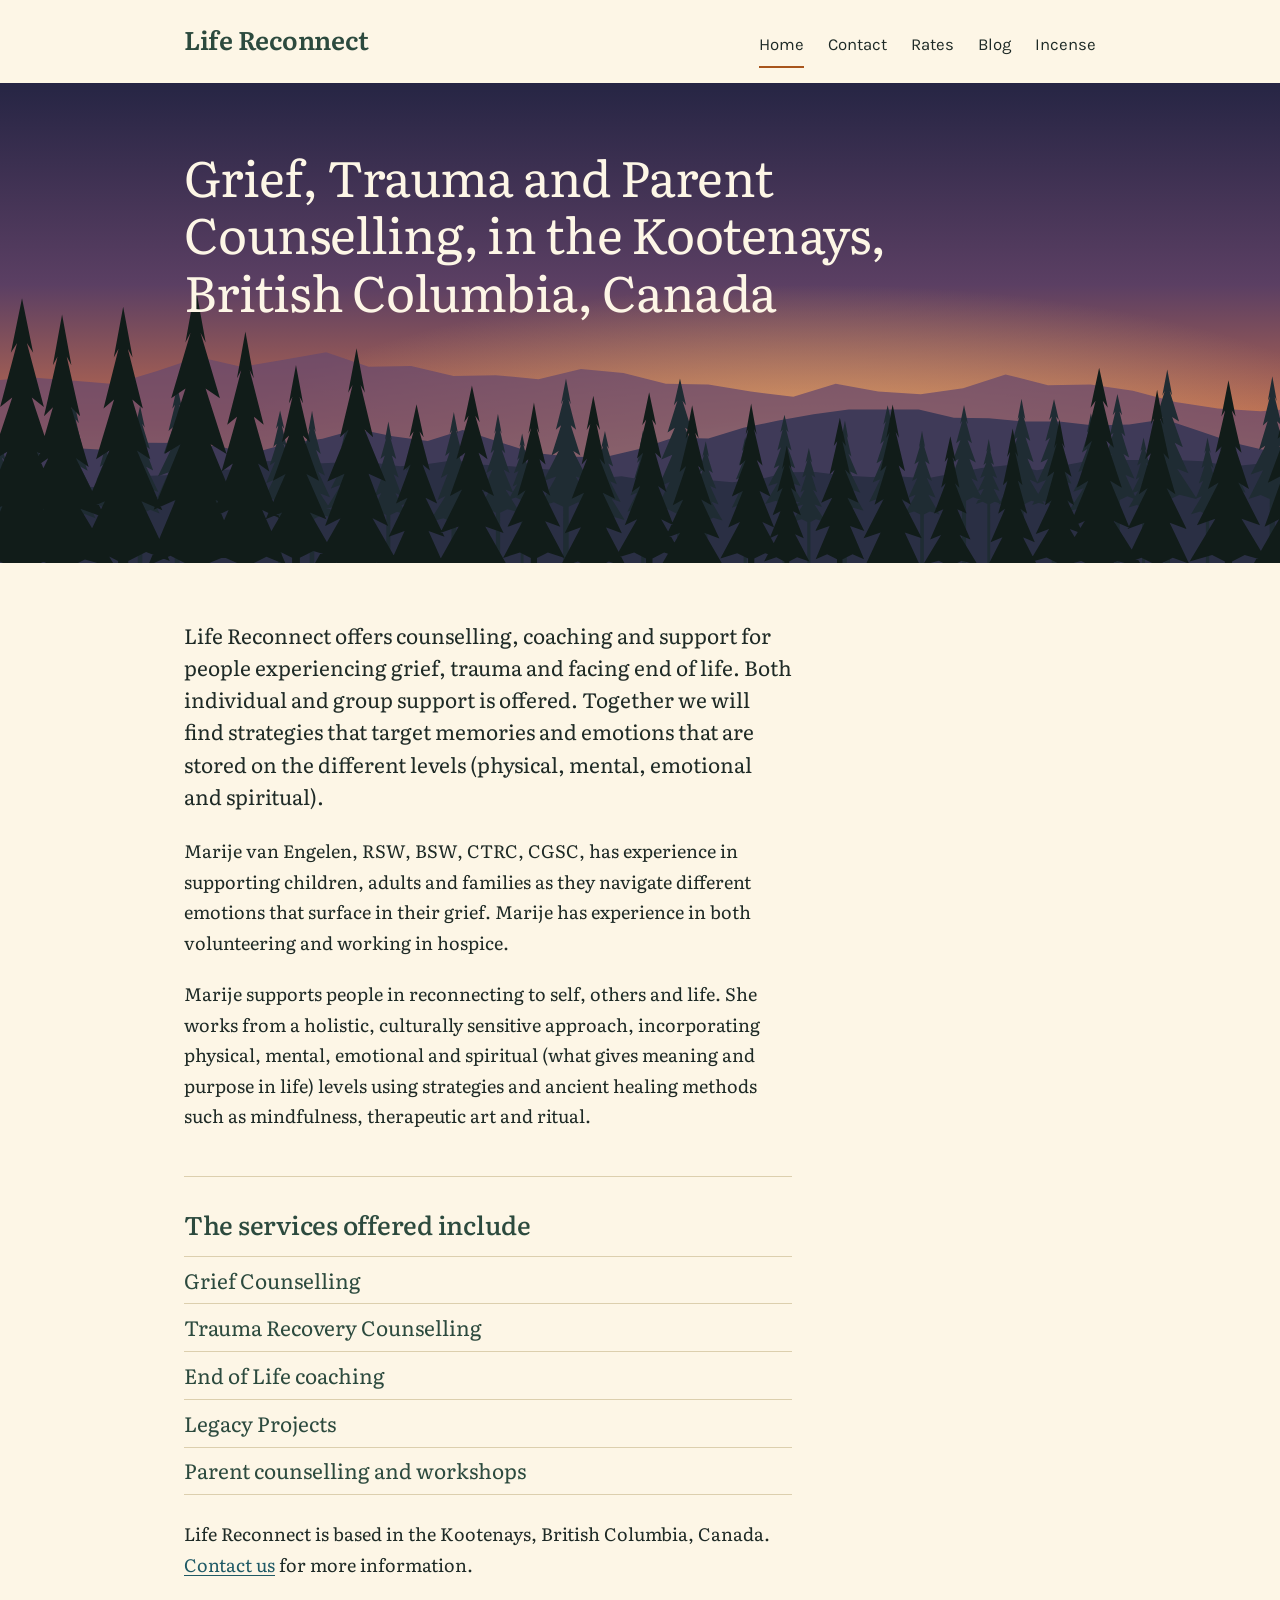
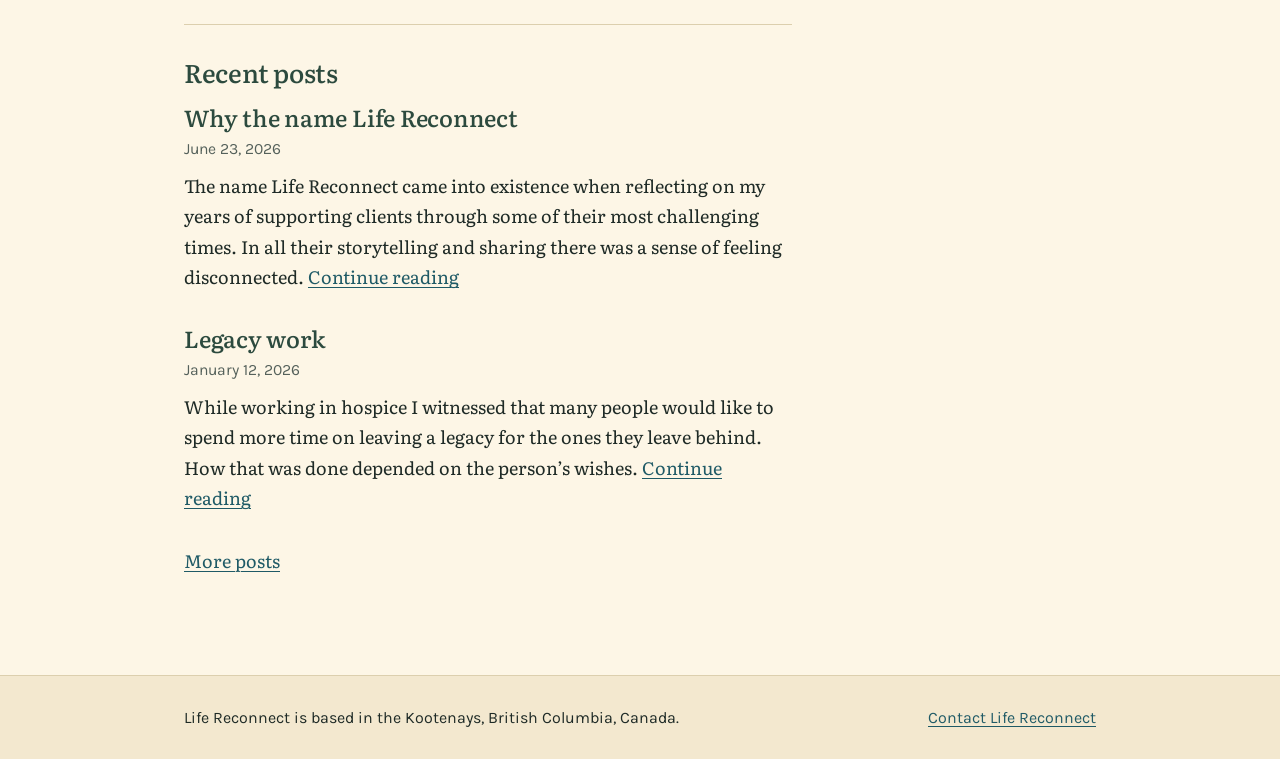
<file: index.html>
<!doctype html>
<html lang="en-CA">
<head>
  <meta charset="utf-8">
  <meta name="viewport" content="width=device-width, initial-scale=1">
  <title>Life Reconnect – Grief, Trauma and Parent Counselling, in the Kootenays, British Columbia, Canada</title>
  <meta name="description" content="Life Reconnect offers counselling, coaching and support for people experiencing grief, trauma and facing end of life. Individual and group support in the Kootenays, British Columbia.">
  <link rel="canonical" href="https://lifereconnect.ca/">
  <meta name="theme-color" content="#fdf6e6">
  <meta property="og:site_name" content="Life Reconnect">
  <meta property="og:title" content="Life Reconnect">
  <meta property="og:description" content="Life Reconnect offers counselling, coaching and support for people experiencing grief, trauma and facing end of life. Individual and group support in the Kootenays, British Columbia.">
  <meta property="og:type" content="website">
  <meta property="og:url" content="https://lifereconnect.ca/">
  <link rel="preload" href="assets/fonts/literata-latin-wght-normal.woff2" as="font" type="font/woff2" crossorigin>
  <link rel="stylesheet" href="assets/css/site.css">
</head>
<body>
  <a class="skip" href="#content">Skip to content</a>
  <header class="masthead">
    <div class="wrap masthead__inner">
      <a class="wordmark" href="./">Life Reconnect</a>
      <nav aria-label="Main">
        <ul class="nav">
          <li><a href="./" aria-current="page">Home</a></li>
          <li><a href="contact/">Contact</a></li>
          <li><a href="rates/">Rates</a></li>
          <li><a href="blog/">Blog</a></li>
          <li><a href="incense/">Incense</a></li>
        </ul>
      </nav>
    </div>
  </header>
  <div class="band band--home">
    <div class="wrap">
      <h1 class="band__title">Grief, Trauma and Parent Counselling, in the Kootenays, British Columbia, Canada</h1>
    </div>
  </div>
  <main id="content" class="wrap main">
    <div class="prose">
      <p class="lead">Life Reconnect offers counselling, coaching and support for people experiencing grief, trauma and facing end of life. Both individual and group support is offered. Together we will find strategies that target memories and emotions that are stored on the different levels (physical, mental, emotional and spiritual).</p>
      <p>Marije van Engelen, RSW, BSW, CTRC, CGSC, has experience in supporting children, adults and families as they navigate different emotions that surface in their grief. Marije has experience in both volunteering and working in hospice.</p>
      <p>Marije supports people in reconnecting to self, others and life. She works from a holistic, culturally sensitive approach, incorporating physical, mental, emotional and spiritual (what gives meaning and purpose in life) levels using strategies and ancient healing methods such as mindfulness, therapeutic art and ritual.</p>
    </div>

    <section class="services" aria-labelledby="services-heading">
      <h2 id="services-heading">The services offered include</h2>
      <ul class="services__list">
        <li>Grief Counselling</li>
        <li>Trauma Recovery Counselling</li>
        <li>End of Life coaching</li>
        <li>Legacy Projects</li>
        <li>Parent counselling and workshops</li>
      </ul>
      <p>Life Reconnect is based in the Kootenays, British Columbia, Canada. <a href="contact/">Contact us</a> for more information.</p>
    </section>

    <section class="recent" aria-labelledby="recent-heading">
      <h2 id="recent-heading">Recent posts</h2>
      <article class="post-teaser">
        <h3 class="post-teaser__title"><a href="2026/06/23/why-the-name-life-reconnect/">Why the name Life Reconnect</a></h3>
        <p class="meta"><time datetime="2026-06-23">June 23, 2026</time></p>
        <p>The name Life Reconnect came into existence when reflecting on my years of supporting clients through some of their most challenging times. In all their storytelling and sharing there was a sense of feeling disconnected. <a href="2026/06/23/why-the-name-life-reconnect/" aria-label="Continue reading Why the name Life Reconnect">Continue reading</a></p>
      </article>
      <article class="post-teaser">
        <h3 class="post-teaser__title"><a href="2026/01/12/legacy-work/">Legacy work</a></h3>
        <p class="meta"><time datetime="2026-01-12">January 12, 2026</time></p>
        <p>While working in hospice I witnessed that many people would like to spend more time on leaving a legacy for the ones they leave behind. How that was done depended on the person’s wishes. <a href="2026/01/12/legacy-work/" aria-label="Continue reading Legacy work">Continue reading</a></p>
      </article>
      <p><a href="blog/">More posts</a></p>
    </section>
  </main>
  <footer class="footer">
    <div class="wrap footer__inner">
      <p>Life Reconnect is based in the Kootenays, British Columbia, Canada.</p>
      <p><a href="contact/">Contact Life Reconnect</a></p>
    </div>
  </footer>
</body>
</html>
</file>
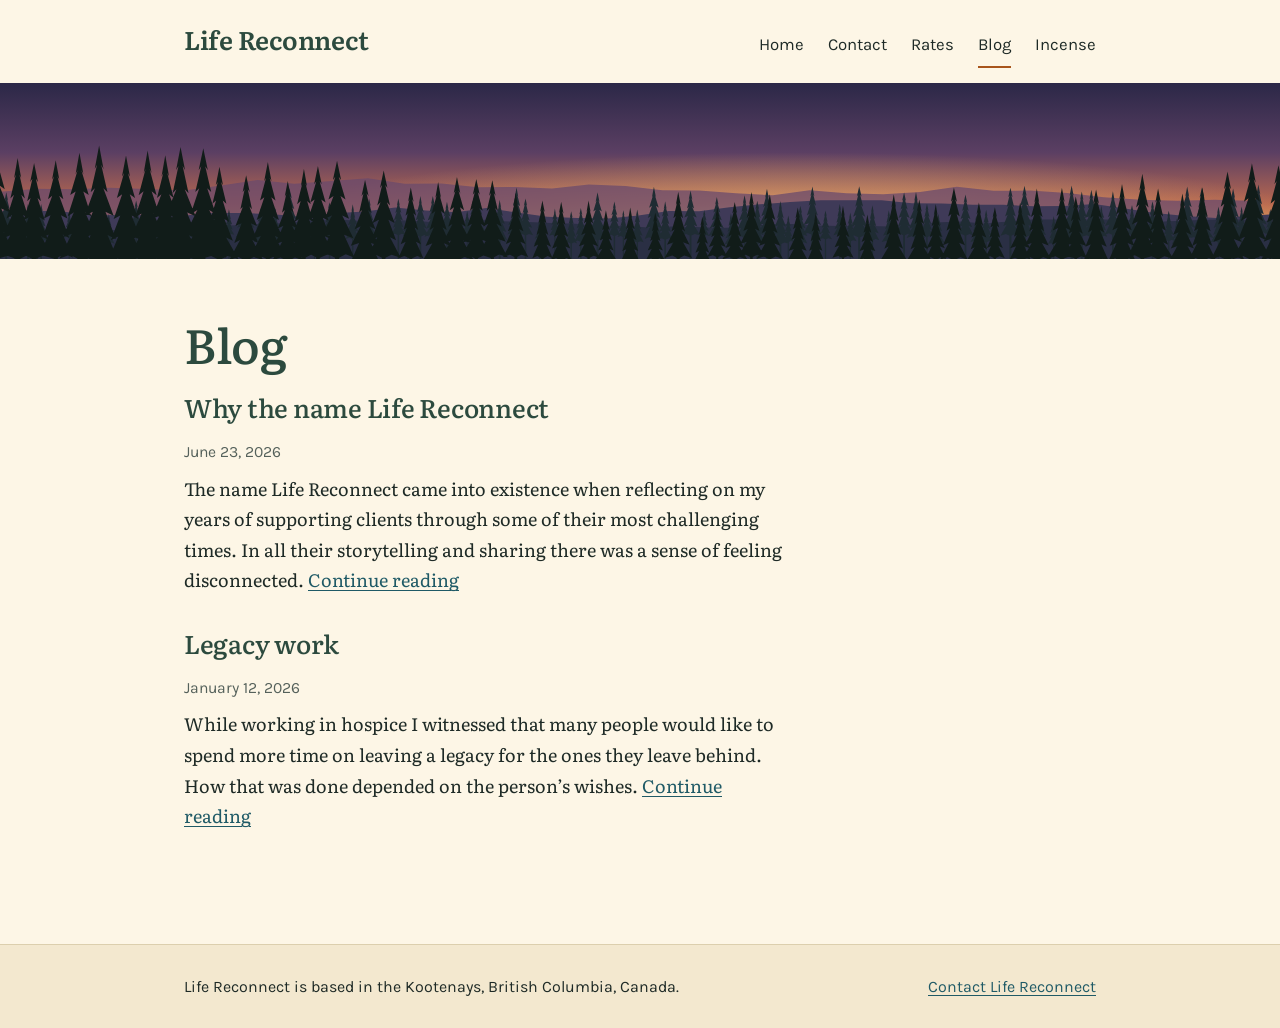
<file: blog/index.html>
<!doctype html>
<html lang="en-CA">
<head>
  <meta charset="utf-8">
  <meta name="viewport" content="width=device-width, initial-scale=1">
  <title>Blog – Life Reconnect</title>
  <meta name="description" content="Posts from Life Reconnect on grief, legacy work and reconnecting with life.">
  <link rel="canonical" href="https://lifereconnect.ca/blog/">
  <meta name="theme-color" content="#fdf6e6">
  <meta property="og:site_name" content="Life Reconnect">
  <meta property="og:title" content="Blog">
  <meta property="og:description" content="Posts from Life Reconnect on grief, legacy work and reconnecting with life.">
  <meta property="og:type" content="website">
  <meta property="og:url" content="https://lifereconnect.ca/blog/">
  <link rel="preload" href="../assets/fonts/literata-latin-wght-normal.woff2" as="font" type="font/woff2" crossorigin>
  <link rel="stylesheet" href="../assets/css/site.css">
</head>
<body>
  <a class="skip" href="#content">Skip to content</a>
  <header class="masthead">
    <div class="wrap masthead__inner">
      <a class="wordmark" href="../">Life Reconnect</a>
      <nav aria-label="Main">
        <ul class="nav">
          <li><a href="../">Home</a></li>
          <li><a href="../contact/">Contact</a></li>
          <li><a href="../rates/">Rates</a></li>
          <li><a href="../blog/" aria-current="page">Blog</a></li>
          <li><a href="../incense/">Incense</a></li>
        </ul>
      </nav>
    </div>
  </header>
  <div class="band" aria-hidden="true"></div>
  <main id="content" class="wrap main">
    <h1>Blog</h1>
    <div class="post-index">
      <article class="post-teaser">
        <h2 class="post-teaser__title"><a href="../2026/06/23/why-the-name-life-reconnect/">Why the name Life Reconnect</a></h2>
        <p class="meta"><time datetime="2026-06-23">June 23, 2026</time></p>
        <p>The name Life Reconnect came into existence when reflecting on my years of supporting clients through some of their most challenging times. In all their storytelling and sharing there was a sense of feeling disconnected. <a href="../2026/06/23/why-the-name-life-reconnect/" aria-label="Continue reading Why the name Life Reconnect">Continue reading</a></p>
      </article>
      <article class="post-teaser">
        <h2 class="post-teaser__title"><a href="../2026/01/12/legacy-work/">Legacy work</a></h2>
        <p class="meta"><time datetime="2026-01-12">January 12, 2026</time></p>
        <p>While working in hospice I witnessed that many people would like to spend more time on leaving a legacy for the ones they leave behind. How that was done depended on the person’s wishes. <a href="../2026/01/12/legacy-work/" aria-label="Continue reading Legacy work">Continue reading</a></p>
      </article>
    </div>
  </main>
  <footer class="footer">
    <div class="wrap footer__inner">
      <p>Life Reconnect is based in the Kootenays, British Columbia, Canada.</p>
      <p><a href="../contact/">Contact Life Reconnect</a></p>
    </div>
  </footer>
</body>
</html>
</file>
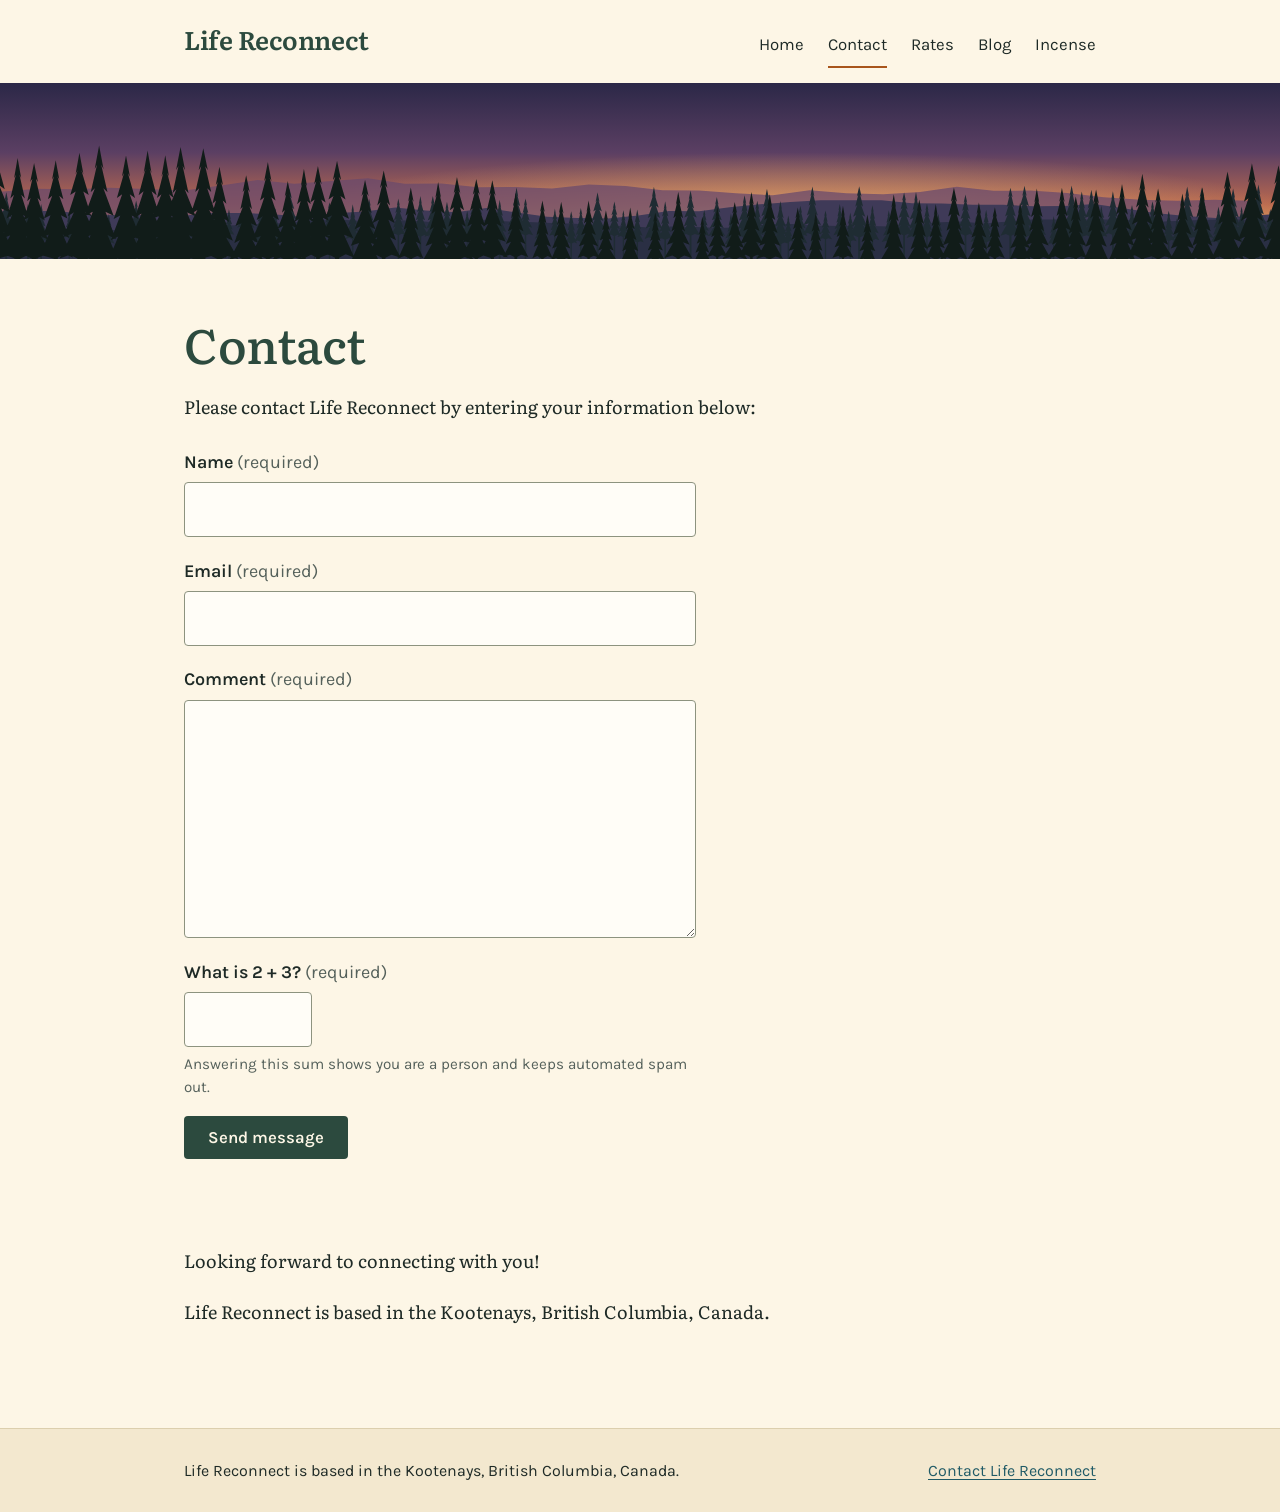
<file: contact/index.html>
<!doctype html>
<html lang="en-CA">
<head>
  <meta charset="utf-8">
  <meta name="viewport" content="width=device-width, initial-scale=1">
  <title>Contact – Life Reconnect</title>
  <meta name="description" content="Contact Life Reconnect, grief, trauma and parent counselling in the Kootenays, British Columbia, Canada.">
  <link rel="canonical" href="https://lifereconnect.ca/contact/">
  <meta name="theme-color" content="#fdf6e6">
  <meta property="og:site_name" content="Life Reconnect">
  <meta property="og:title" content="Contact">
  <meta property="og:description" content="Contact Life Reconnect, grief, trauma and parent counselling in the Kootenays, British Columbia, Canada.">
  <meta property="og:type" content="website">
  <meta property="og:url" content="https://lifereconnect.ca/contact/">
  <link rel="preload" href="../assets/fonts/literata-latin-wght-normal.woff2" as="font" type="font/woff2" crossorigin>
  <link rel="stylesheet" href="../assets/css/site.css">
</head>
<body>
  <a class="skip" href="#content">Skip to content</a>
  <header class="masthead">
    <div class="wrap masthead__inner">
      <a class="wordmark" href="../">Life Reconnect</a>
      <nav aria-label="Main">
        <ul class="nav">
          <li><a href="../">Home</a></li>
          <li><a href="../contact/" aria-current="page">Contact</a></li>
          <li><a href="../rates/">Rates</a></li>
          <li><a href="../blog/">Blog</a></li>
          <li><a href="../incense/">Incense</a></li>
        </ul>
      </nav>
    </div>
  </header>
  <div class="band" aria-hidden="true"></div>
  <main id="content" class="wrap main">
    <h1>Contact</h1>
    <div class="prose">
      <p>Please contact Life Reconnect by entering your information below:</p>
    </div>
    <form id="contact-form" class="form" action="#" method="post" novalidate>
      <div class="field">
        <label for="name">Name <span class="req">(required)</span></label>
        <input id="name" name="name" type="text" autocomplete="name" required>
      </div>
      <div class="field">
        <label for="email">Email <span class="req">(required)</span></label>
        <input id="email" name="email" type="email" autocomplete="email" required>
      </div>
      <div class="field">
        <label for="comment">Comment <span class="req">(required)</span></label>
        <textarea id="comment" name="comment" rows="7" required></textarea>
      </div>
      <div class="field field--check">
        <label for="check"><span id="check-question">Answer the sum</span> <span class="req">(required)</span></label>
        <input id="check" type="text" inputmode="numeric" autocomplete="off" required aria-describedby="check-hint">
        <p id="check-hint" class="hint">Answering this sum shows you are a person and keeps automated spam out.</p>
      </div>
      <div class="hp" aria-hidden="true">
        <label for="website">Leave this field empty</label>
        <input id="website" name="_honey" type="text" tabindex="-1" autocomplete="off">
      </div>
      <button type="submit" class="button">Send message</button>
      <p id="form-status" class="form-status" role="status" aria-live="polite"></p>
      <noscript><p class="form-status form-status--error">This form needs JavaScript turned on in your browser to send.</p></noscript>
    </form>
    <div class="prose">
      <p>Looking forward to connecting with you!</p>
      <p>Life Reconnect is based in the Kootenays, British Columbia, Canada.</p>
    </div>
  </main>
  <footer class="footer">
    <div class="wrap footer__inner">
      <p>Life Reconnect is based in the Kootenays, British Columbia, Canada.</p>
      <p><a href="../contact/">Contact Life Reconnect</a></p>
    </div>
  </footer>
  <script>
    (function () {
      var form = document.getElementById('contact-form');
      var status = document.getElementById('form-status');
      var question = document.getElementById('check-question');
      var check = document.getElementById('check');
      var button = form.querySelector('button');
      var expected;

      function newSum() {
        var a = 1 + Math.floor(Math.random() * 9);
        var b = 1 + Math.floor(Math.random() * 9);
        expected = a + b;
        question.textContent = 'What is ' + a + ' + ' + b + '?';
        check.value = '';
      }

      function say(text, kind) {
        status.textContent = text;
        status.className = 'form-status' + (kind ? ' form-status--' + kind : '');
      }

      // The delivery address is put together here, only after the sum is
      // answered, so it does not sit in the page for address harvesters.
      function endpoint() {
        return 'https://formsubmit.co/ajax/' + ['mark.vanengelen', 'gulo.ai'].join('@');
      }

      newSum();

      form.addEventListener('submit', function (event) {
        event.preventDefault();
        var name = form.elements.name.value.trim();
        var email = form.elements.email.value.trim();
        var comment = form.elements.comment.value.trim();

        if (!name || !email || !comment) {
          say('Fill in your name, email and comment before sending.', 'error');
          return;
        }
        if (!form.elements.email.checkValidity()) {
          say('Enter a complete email address, like name@example.com.', 'error');
          form.elements.email.focus();
          return;
        }
        if (parseInt(check.value.trim(), 10) !== expected || !/^\d+$/.test(check.value.trim())) {
          say('That answer to the sum is not right. Try again.', 'error');
          check.focus();
          return;
        }
        if (form.elements._honey.value) {
          return;
        }

        button.disabled = true;
        say('Sending…');
        fetch(endpoint(), {
          method: 'POST',
          headers: { 'Content-Type': 'application/json', 'Accept': 'application/json' },
          body: JSON.stringify({
            name: name,
            email: email,
            message: comment,
            _subject: 'New message from the Life Reconnect website',
            _template: 'table',
            _honey: ''
          })
        }).then(function (response) {
          return response.json().then(function (data) {
            if (!response.ok || String(data.success) !== 'true') { throw new Error('Not sent'); }
          });
        }).then(function () {
          form.reset();
          newSum();
          say('Thank you for your response. ✨', 'ok');
        }).catch(function () {
          say('Your message could not be sent. Try again in a few minutes.', 'error');
        }).then(function () {
          button.disabled = false;
        });
      });
    })();
  </script>
</body>
</html>
</file>
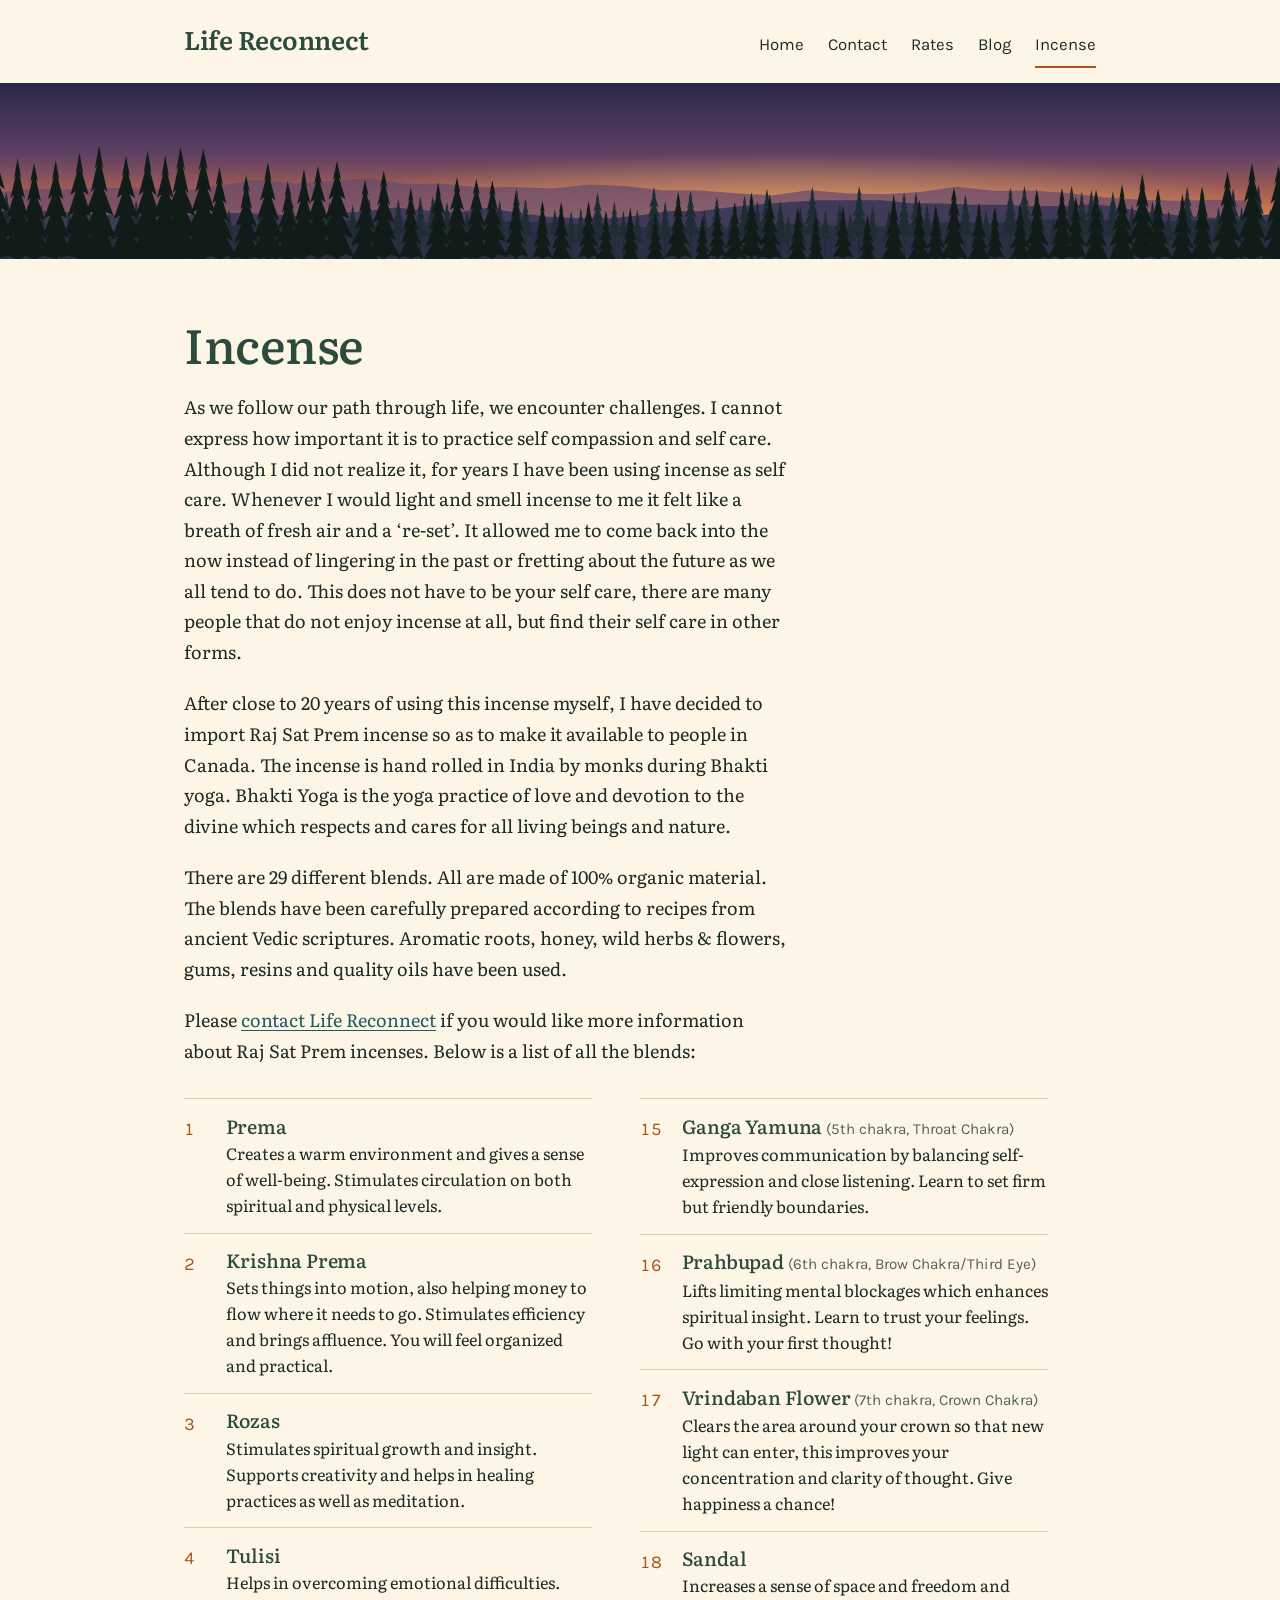
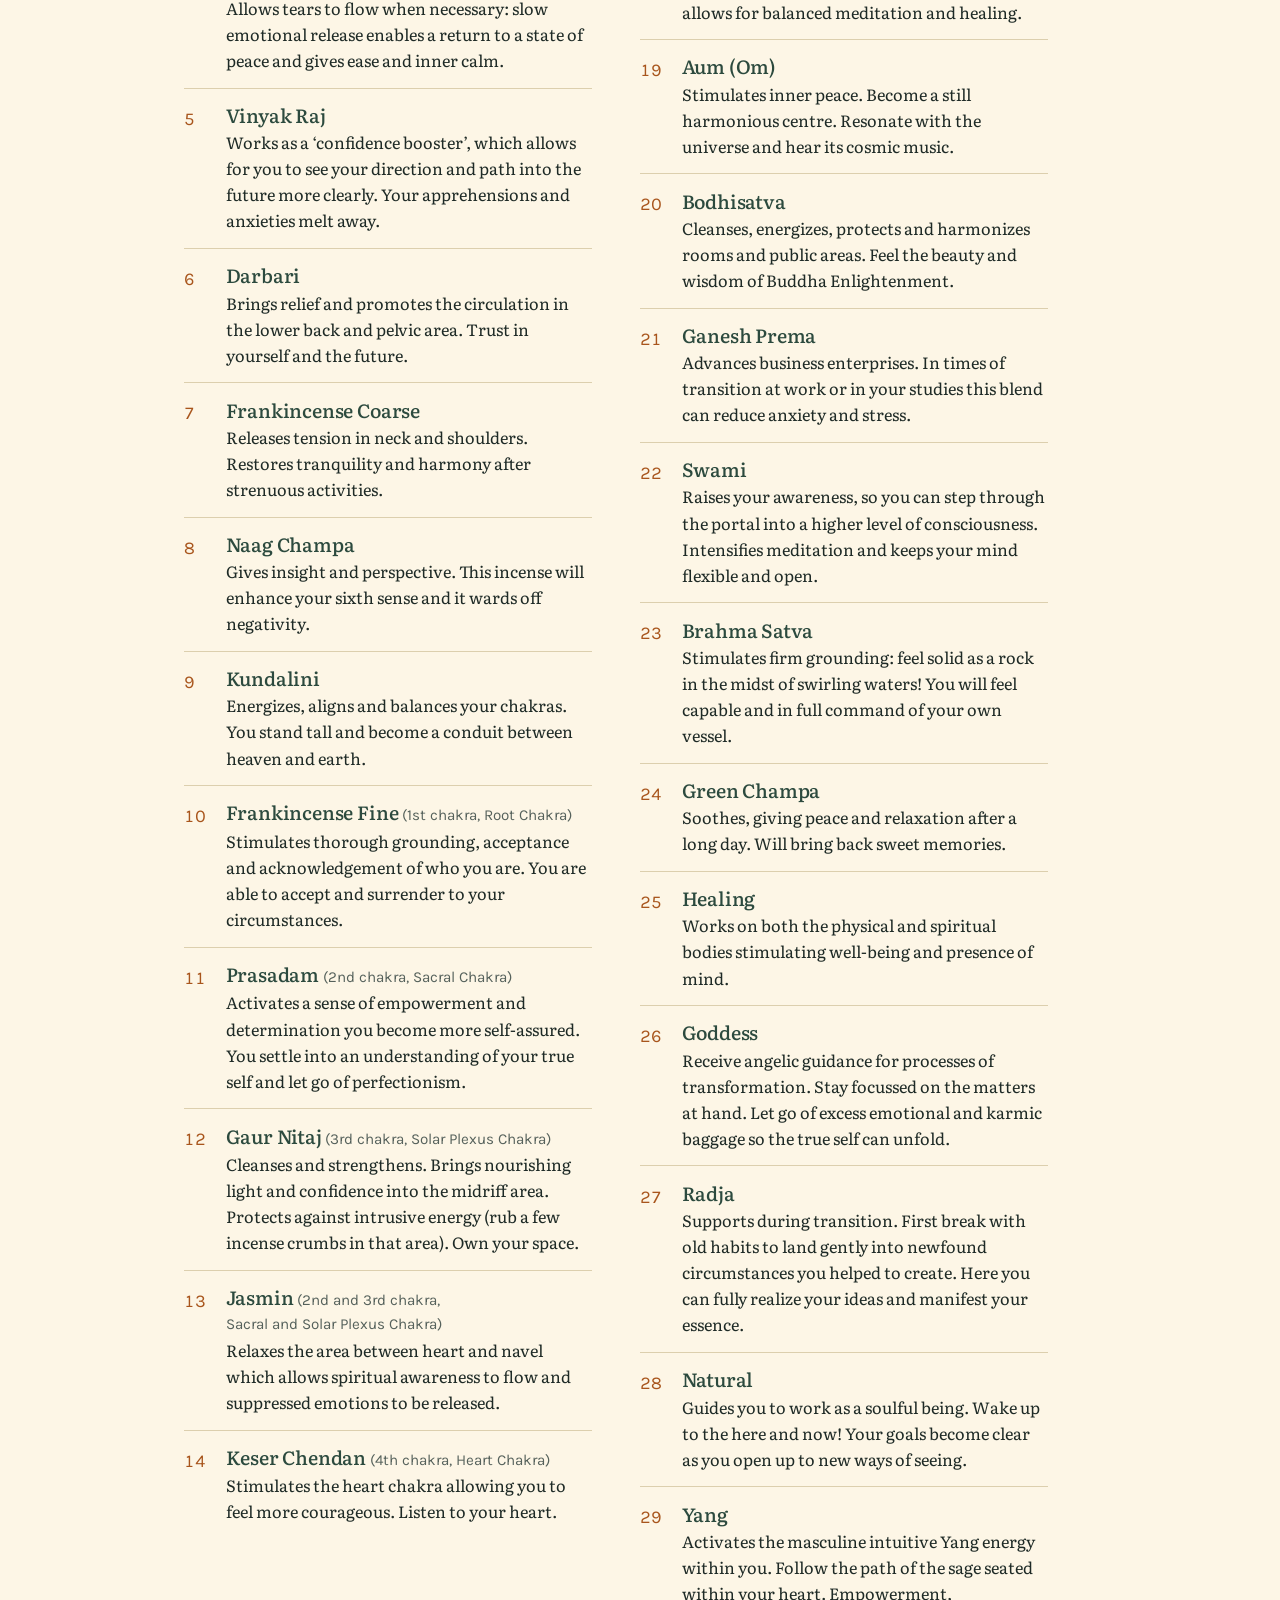
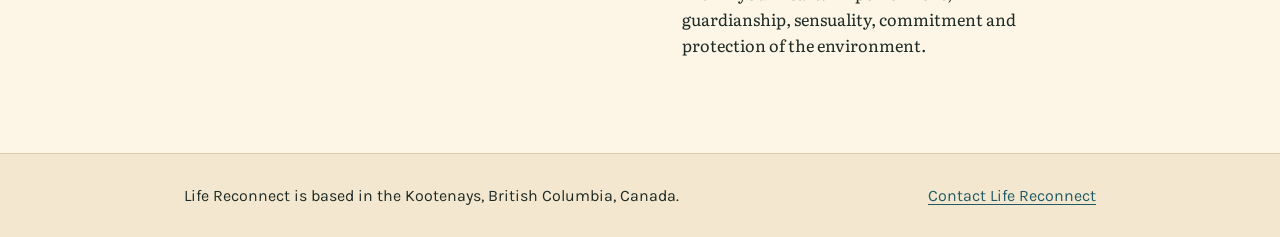
<file: incense/index.html>
<!doctype html>
<html lang="en-CA">
<head>
  <meta charset="utf-8">
  <meta name="viewport" content="width=device-width, initial-scale=1">
  <title>Incense – Life Reconnect</title>
  <meta name="description" content="Life Reconnect imports Raj Sat Prem incense, hand rolled in India, in 29 blends made of 100% organic material.">
  <link rel="canonical" href="https://lifereconnect.ca/incense/">
  <meta name="theme-color" content="#fdf6e6">
  <meta property="og:site_name" content="Life Reconnect">
  <meta property="og:title" content="Incense">
  <meta property="og:description" content="Life Reconnect imports Raj Sat Prem incense, hand rolled in India, in 29 blends made of 100% organic material.">
  <meta property="og:type" content="website">
  <meta property="og:url" content="https://lifereconnect.ca/incense/">
  <link rel="preload" href="../assets/fonts/literata-latin-wght-normal.woff2" as="font" type="font/woff2" crossorigin>
  <link rel="stylesheet" href="../assets/css/site.css">
</head>
<body>
  <a class="skip" href="#content">Skip to content</a>
  <header class="masthead">
    <div class="wrap masthead__inner">
      <a class="wordmark" href="../">Life Reconnect</a>
      <nav aria-label="Main">
        <ul class="nav">
          <li><a href="../">Home</a></li>
          <li><a href="../contact/">Contact</a></li>
          <li><a href="../rates/">Rates</a></li>
          <li><a href="../blog/">Blog</a></li>
          <li><a href="../incense/" aria-current="page">Incense</a></li>
        </ul>
      </nav>
    </div>
  </header>
  <div class="band" aria-hidden="true"></div>
  <main id="content" class="wrap main">
    <h1>Incense</h1>
    <div class="prose">
      <p>As we follow our path through life, we encounter challenges. I cannot express how important it is to practice self compassion and self care. Although I did not realize it, for years I have been using incense as self care. Whenever I would light and smell incense to me it felt like a breath of fresh air and a ‘re-set’. It allowed me to come back into the now instead of lingering in the past or fretting about the future as we all tend to do. This does not have to be your self care, there are many people that do not enjoy incense at all, but find their self care in other forms.</p>
      <p>After close to 20 years of using this incense myself, I have decided to import Raj Sat Prem incense so as to make it available to people in Canada. The incense is hand rolled in India by monks during Bhakti yoga. Bhakti Yoga is the yoga practice of love and devotion to the divine which respects and cares for all living beings and nature.</p>
      <p>There are 29 different blends. All are made of 100% organic material. The blends have been carefully prepared according to recipes from ancient Vedic scriptures. Aromatic roots, honey, wild herbs &amp; flowers, gums, resins and quality oils have been used.</p>
      <p>Please <a href="../contact/">contact Life Reconnect</a> if you would like more information about Raj Sat Prem incenses. Below is a list of all the blends:</p>
    </div>
    <section aria-labelledby="blends-heading">
      <h2 id="blends-heading" class="visually-hidden">The 29 blends</h2>
      <ol class="blends">
        <li>
          <h3 class="blend__name">Prema</h3>
          <p>Creates a warm environment and gives a sense of well-being. Stimulates circulation on both spiritual and physical levels.</p>
        </li>
        <li>
          <h3 class="blend__name">Krishna Prema</h3>
          <p>Sets things into motion, also helping money to flow where it needs to go. Stimulates efficiency and brings affluence. You will feel organized and practical.</p>
        </li>
        <li>
          <h3 class="blend__name">Rozas</h3>
          <p>Stimulates spiritual growth and insight. Supports creativity and helps in healing practices as well as meditation.</p>
        </li>
        <li>
          <h3 class="blend__name">Tulisi</h3>
          <p>Helps in overcoming emotional difficulties. Allows tears to flow when necessary: slow emotional release enables a return to a state of peace and gives ease and inner calm.</p>
        </li>
        <li>
          <h3 class="blend__name">Vinyak Raj</h3>
          <p>Works as a ‘confidence booster’, which allows for you to see your direction and path into the future more clearly. Your apprehensions and anxieties melt away.</p>
        </li>
        <li>
          <h3 class="blend__name">Darbari</h3>
          <p>Brings relief and promotes the circulation in the lower back and pelvic area. Trust in yourself and the future.</p>
        </li>
        <li>
          <h3 class="blend__name">Frankincense Coarse</h3>
          <p>Releases tension in neck and shoulders. Restores tranquility and harmony after strenuous activities.</p>
        </li>
        <li>
          <h3 class="blend__name">Naag Champa</h3>
          <p>Gives insight and perspective. This incense will enhance your sixth sense and it wards off negativity.</p>
        </li>
        <li>
          <h3 class="blend__name">Kundalini</h3>
          <p>Energizes, aligns and balances your chakras. You stand tall and become a conduit between heaven and earth.</p>
        </li>
        <li>
          <h3 class="blend__name">Frankincense Fine <span class="blend__chakra">(1st chakra, Root Chakra)</span></h3>
          <p>Stimulates thorough grounding, acceptance and acknowledgement of who you are. You are able to accept and surrender to your circumstances.</p>
        </li>
        <li>
          <h3 class="blend__name">Prasadam <span class="blend__chakra">(2nd chakra, Sacral Chakra)</span></h3>
          <p>Activates a sense of empowerment and determination you become more self-assured. You settle into an understanding of your true self and let go of perfectionism.</p>
        </li>
        <li>
          <h3 class="blend__name">Gaur Nitaj <span class="blend__chakra">(3rd chakra, Solar Plexus Chakra)</span></h3>
          <p>Cleanses and strengthens. Brings nourishing light and confidence into the midriff area. Protects against intrusive energy (rub a few incense crumbs in that area). Own your space.</p>
        </li>
        <li>
          <h3 class="blend__name">Jasmin <span class="blend__chakra">(2nd and 3rd chakra, Sacral and Solar Plexus Chakra)</span></h3>
          <p>Relaxes the area between heart and navel which allows spiritual awareness to flow and suppressed emotions to be released.</p>
        </li>
        <li>
          <h3 class="blend__name">Keser Chendan <span class="blend__chakra">(4th chakra, Heart Chakra)</span></h3>
          <p>Stimulates the heart chakra allowing you to feel more courageous. Listen to your heart.</p>
        </li>
        <li>
          <h3 class="blend__name">Ganga Yamuna <span class="blend__chakra">(5th chakra, Throat Chakra)</span></h3>
          <p>Improves communication by balancing self-expression and close listening. Learn to set firm but friendly boundaries.</p>
        </li>
        <li>
          <h3 class="blend__name">Prahbupad <span class="blend__chakra">(6th chakra, Brow Chakra/Third Eye)</span></h3>
          <p>Lifts limiting mental blockages which enhances spiritual insight. Learn to trust your feelings. Go with your first thought!</p>
        </li>
        <li>
          <h3 class="blend__name">Vrindaban Flower <span class="blend__chakra">(7th chakra, Crown Chakra)</span></h3>
          <p>Clears the area around your crown so that new light can enter, this improves your concentration and clarity of thought. Give happiness a chance!</p>
        </li>
        <li>
          <h3 class="blend__name">Sandal</h3>
          <p>Increases a sense of space and freedom and allows for balanced meditation and healing.</p>
        </li>
        <li>
          <h3 class="blend__name">Aum (Om)</h3>
          <p>Stimulates inner peace. Become a still harmonious centre. Resonate with the universe and hear its cosmic music.</p>
        </li>
        <li>
          <h3 class="blend__name">Bodhisatva</h3>
          <p>Cleanses, energizes, protects and harmonizes rooms and public areas. Feel the beauty and wisdom of Buddha Enlightenment.</p>
        </li>
        <li>
          <h3 class="blend__name">Ganesh Prema</h3>
          <p>Advances business enterprises. In times of transition at work or in your studies this blend can reduce anxiety and stress.</p>
        </li>
        <li>
          <h3 class="blend__name">Swami</h3>
          <p>Raises your awareness, so you can step through the portal into a higher level of consciousness. Intensifies meditation and keeps your mind flexible and open.</p>
        </li>
        <li>
          <h3 class="blend__name">Brahma Satva</h3>
          <p>Stimulates firm grounding: feel solid as a rock in the midst of swirling waters! You will feel capable and in full command of your own vessel.</p>
        </li>
        <li>
          <h3 class="blend__name">Green Champa</h3>
          <p>Soothes, giving peace and relaxation after a long day. Will bring back sweet memories.</p>
        </li>
        <li>
          <h3 class="blend__name">Healing</h3>
          <p>Works on both the physical and spiritual bodies stimulating well-being and presence of mind.</p>
        </li>
        <li>
          <h3 class="blend__name">Goddess</h3>
          <p>Receive angelic guidance for processes of transformation. Stay focussed on the matters at hand. Let go of excess emotional and karmic baggage so the true self can unfold.</p>
        </li>
        <li>
          <h3 class="blend__name">Radja</h3>
          <p>Supports during transition. First break with old habits to land gently into newfound circumstances you helped to create. Here you can fully realize your ideas and manifest your essence.</p>
        </li>
        <li>
          <h3 class="blend__name">Natural</h3>
          <p>Guides you to work as a soulful being. Wake up to the here and now! Your goals become clear as you open up to new ways of seeing.</p>
        </li>
        <li>
          <h3 class="blend__name">Yang</h3>
          <p>Activates the masculine intuitive Yang energy within you. Follow the path of the sage seated within your heart. Empowerment, guardianship, sensuality, commitment and protection of the environment.</p>
        </li>
      </ol>
    </section>
  </main>
  <footer class="footer">
    <div class="wrap footer__inner">
      <p>Life Reconnect is based in the Kootenays, British Columbia, Canada.</p>
      <p><a href="../contact/">Contact Life Reconnect</a></p>
    </div>
  </footer>
</body>
</html>
</file>
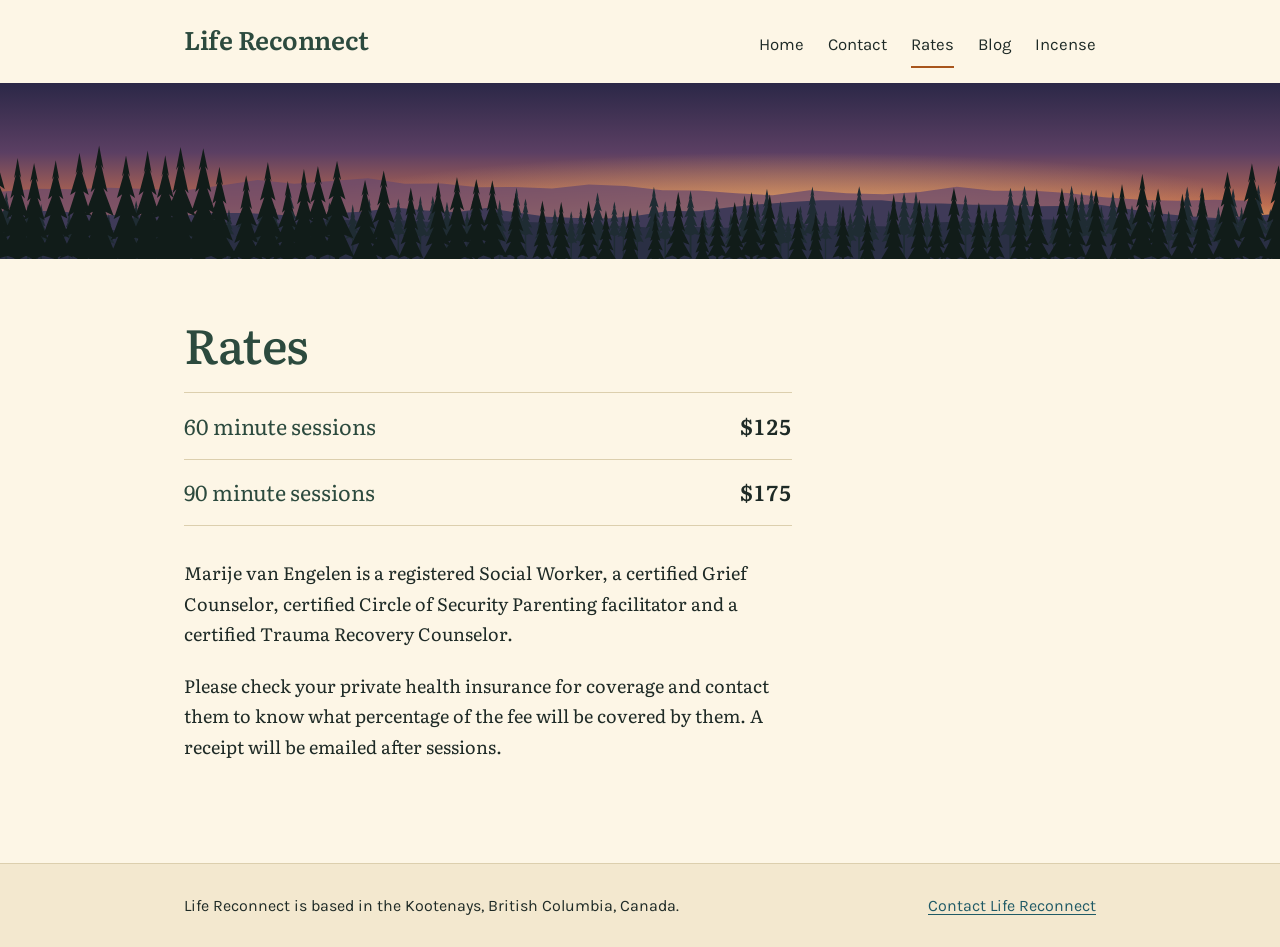
<file: rates/index.html>
<!doctype html>
<html lang="en-CA">
<head>
  <meta charset="utf-8">
  <meta name="viewport" content="width=device-width, initial-scale=1">
  <title>Rates – Life Reconnect</title>
  <meta name="description" content="Session rates for counselling with Life Reconnect: 60 minute and 90 minute sessions.">
  <link rel="canonical" href="https://lifereconnect.ca/rates/">
  <meta name="theme-color" content="#fdf6e6">
  <meta property="og:site_name" content="Life Reconnect">
  <meta property="og:title" content="Rates">
  <meta property="og:description" content="Session rates for counselling with Life Reconnect: 60 minute and 90 minute sessions.">
  <meta property="og:type" content="website">
  <meta property="og:url" content="https://lifereconnect.ca/rates/">
  <link rel="preload" href="../assets/fonts/literata-latin-wght-normal.woff2" as="font" type="font/woff2" crossorigin>
  <link rel="stylesheet" href="../assets/css/site.css">
</head>
<body>
  <a class="skip" href="#content">Skip to content</a>
  <header class="masthead">
    <div class="wrap masthead__inner">
      <a class="wordmark" href="../">Life Reconnect</a>
      <nav aria-label="Main">
        <ul class="nav">
          <li><a href="../">Home</a></li>
          <li><a href="../contact/">Contact</a></li>
          <li><a href="../rates/" aria-current="page">Rates</a></li>
          <li><a href="../blog/">Blog</a></li>
          <li><a href="../incense/">Incense</a></li>
        </ul>
      </nav>
    </div>
  </header>
  <div class="band" aria-hidden="true"></div>
  <main id="content" class="wrap main">
    <h1>Rates</h1>
    <dl class="rates">
      <div class="rates__row">
        <dt>60 minute sessions</dt>
        <dd>$125</dd>
      </div>
      <div class="rates__row">
        <dt>90 minute sessions</dt>
        <dd>$175</dd>
      </div>
    </dl>
    <div class="prose">
      <p>Marije van Engelen is a registered Social Worker, a certified Grief Counselor, certified Circle of Security Parenting facilitator and a certified Trauma Recovery Counselor.</p>
      <p>Please check your private health insurance for coverage and contact them to know what percentage of the fee will be covered by them. A receipt will be emailed after sessions.</p>
    </div>
  </main>
  <footer class="footer">
    <div class="wrap footer__inner">
      <p>Life Reconnect is based in the Kootenays, British Columbia, Canada.</p>
      <p><a href="../contact/">Contact Life Reconnect</a></p>
    </div>
  </footer>
</body>
</html>
</file>
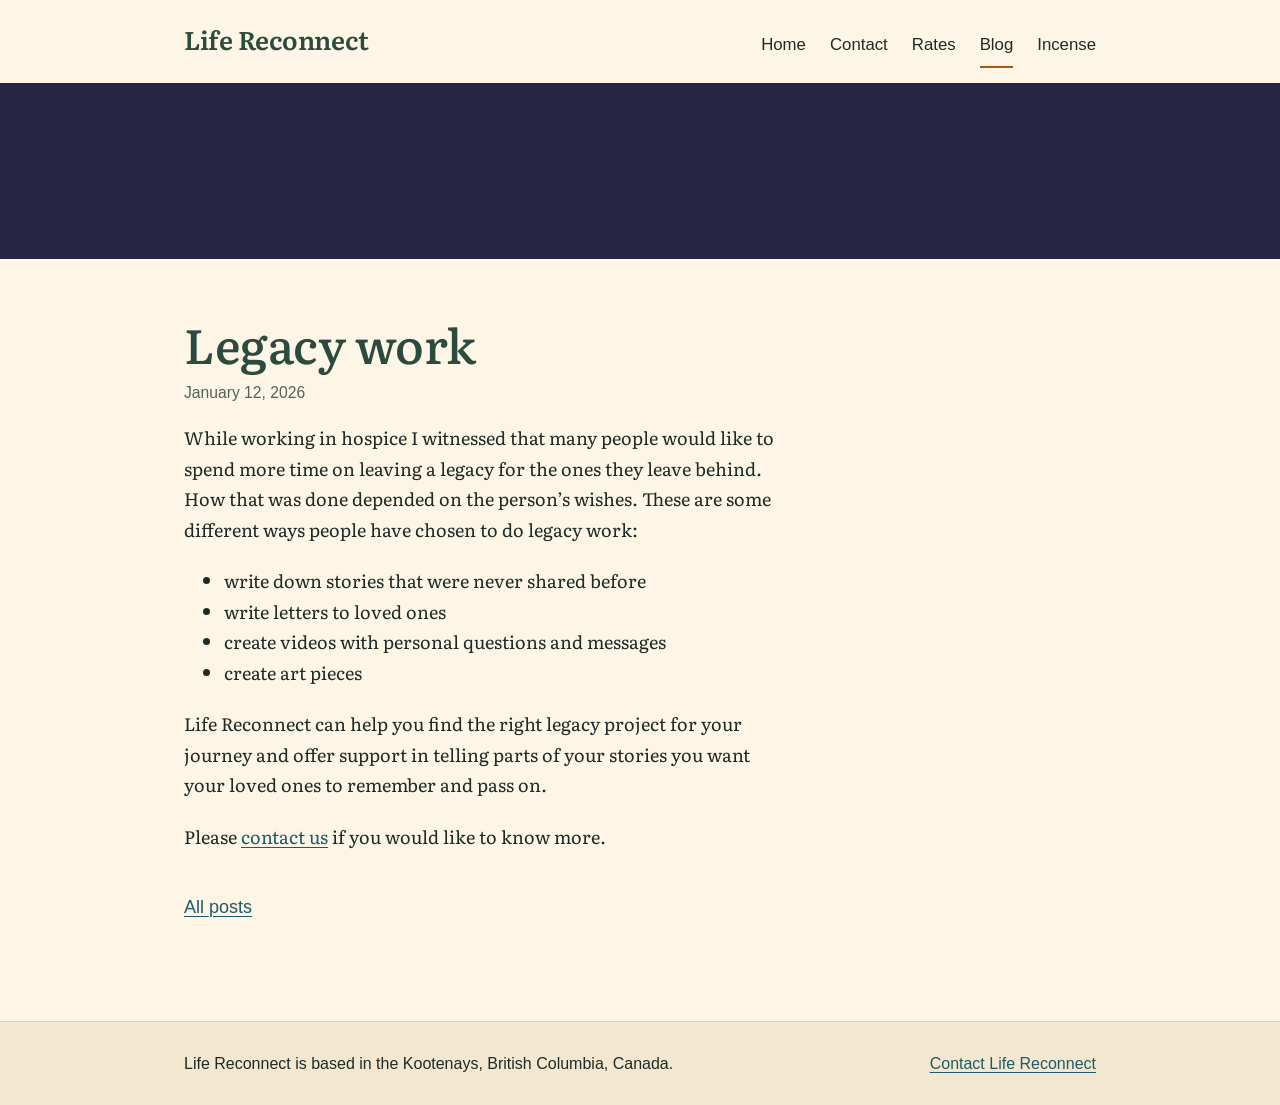
<file: 2020/01/12/legacy-work/index.html>
<!doctype html>
<html lang="en-CA">
<head>
  <meta charset="utf-8">
  <meta name="viewport" content="width=device-width, initial-scale=1">
  <title>Legacy work – Life Reconnect</title>
  <meta name="robots" content="noindex">
  <link rel="canonical" href="https://lifereconnect.ca/2026/01/12/legacy-work/">
  <meta http-equiv="refresh" content="0; url=../../../../2026/01/12/legacy-work/">
</head>
<body>
  <p>This post has moved: <a href="../../../../2026/01/12/legacy-work/">Legacy work</a></p>
</body>
</html>
</file>
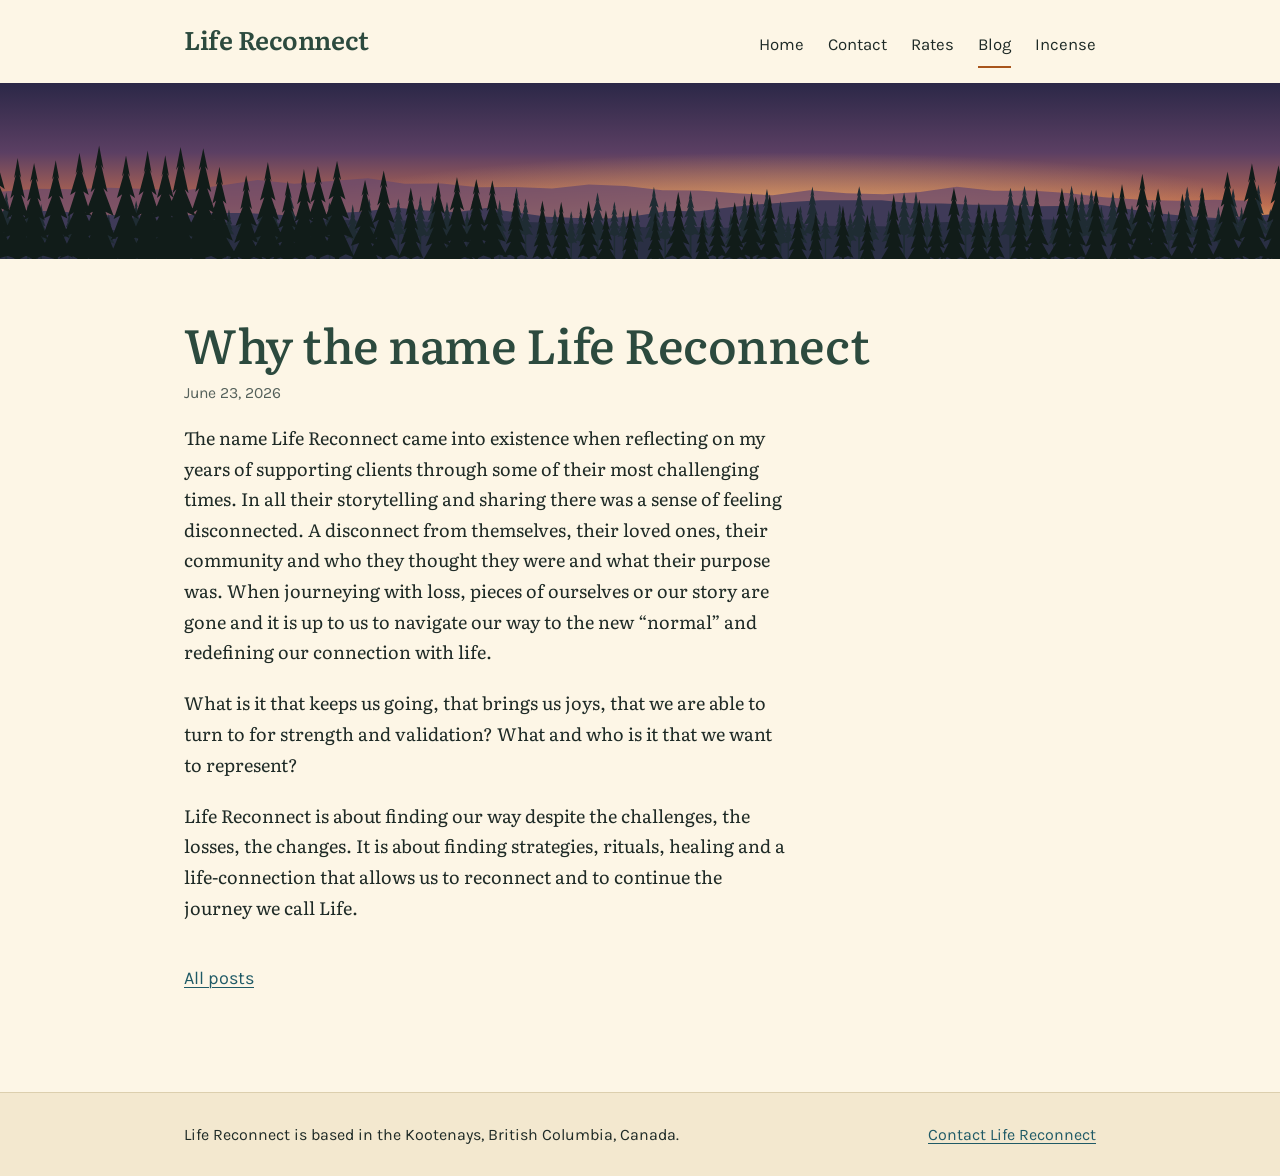
<file: 2020/06/23/why-the-name-life-reconnect/index.html>
<!doctype html>
<html lang="en-CA">
<head>
  <meta charset="utf-8">
  <meta name="viewport" content="width=device-width, initial-scale=1">
  <title>Why the name Life Reconnect – Life Reconnect</title>
  <meta name="robots" content="noindex">
  <link rel="canonical" href="https://lifereconnect.ca/2026/06/23/why-the-name-life-reconnect/">
  <meta http-equiv="refresh" content="0; url=../../../../2026/06/23/why-the-name-life-reconnect/">
</head>
<body>
  <p>This post has moved: <a href="../../../../2026/06/23/why-the-name-life-reconnect/">Why the name Life Reconnect</a></p>
</body>
</html>
</file>
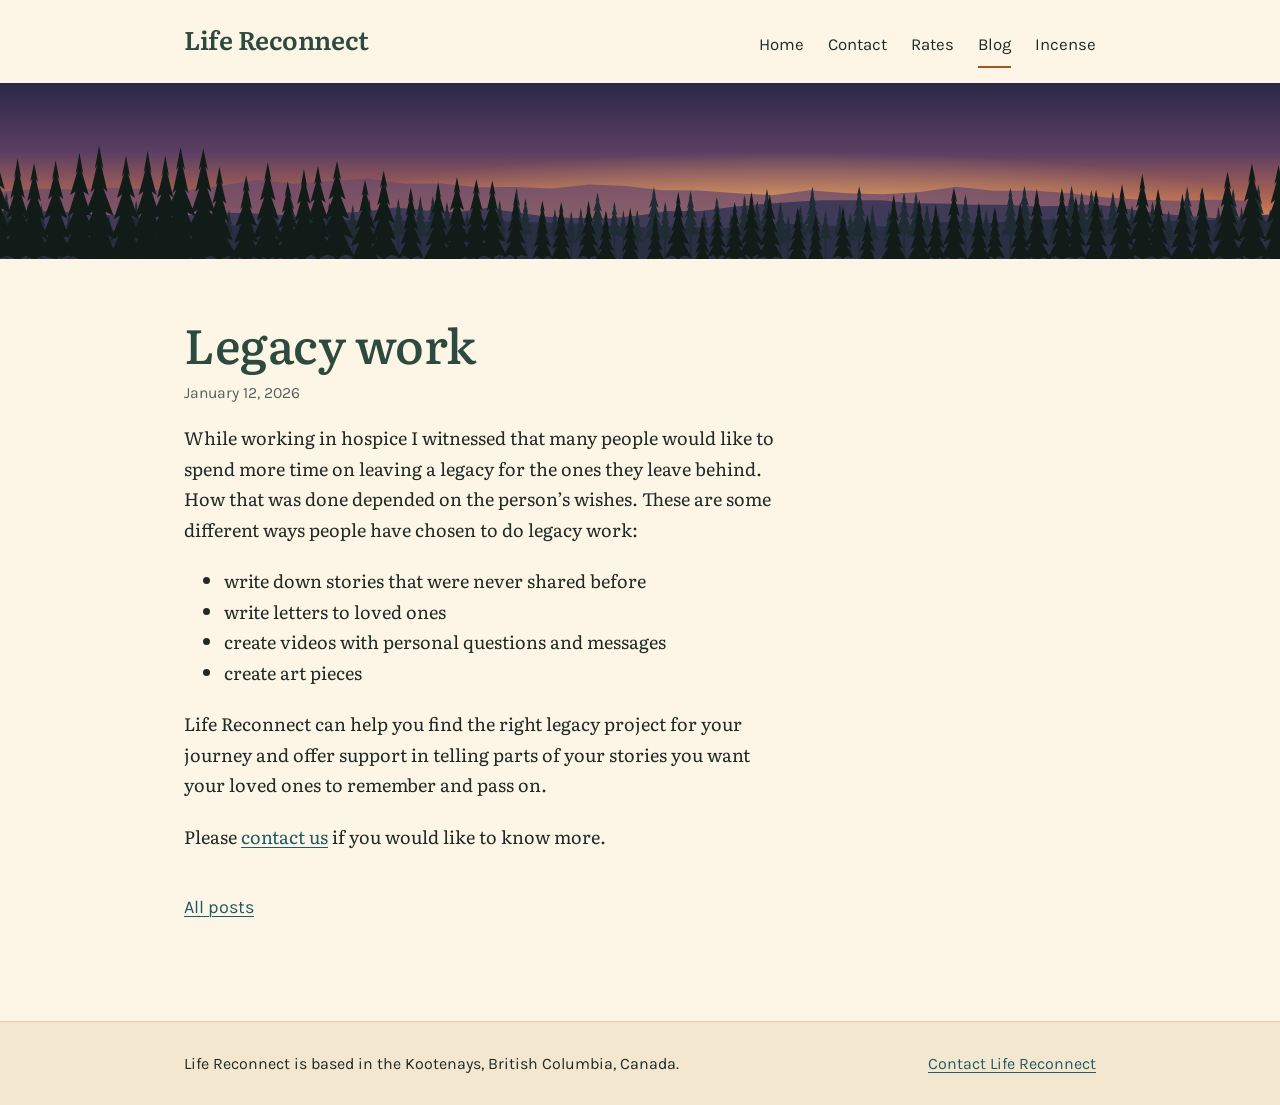
<file: 2026/01/12/legacy-work/index.html>
<!doctype html>
<html lang="en-CA">
<head>
  <meta charset="utf-8">
  <meta name="viewport" content="width=device-width, initial-scale=1">
  <title>Legacy work – Life Reconnect</title>
  <meta name="description" content="While working in hospice I witnessed that many people would like to spend more time on leaving a legacy for the ones they leave behind. How that was done depended on the person’s wishes.">
  <link rel="canonical" href="https://lifereconnect.ca/2026/01/12/legacy-work/">
  <meta name="theme-color" content="#fdf6e6">
  <meta property="og:site_name" content="Life Reconnect">
  <meta property="og:title" content="Legacy work">
  <meta property="og:description" content="While working in hospice I witnessed that many people would like to spend more time on leaving a legacy for the ones they leave behind. How that was done depended on the person’s wishes.">
  <meta property="og:type" content="website">
  <meta property="og:url" content="https://lifereconnect.ca/2026/01/12/legacy-work/">
  <link rel="preload" href="../../../../assets/fonts/literata-latin-wght-normal.woff2" as="font" type="font/woff2" crossorigin>
  <link rel="stylesheet" href="../../../../assets/css/site.css">
</head>
<body>
  <a class="skip" href="#content">Skip to content</a>
  <header class="masthead">
    <div class="wrap masthead__inner">
      <a class="wordmark" href="../../../../">Life Reconnect</a>
      <nav aria-label="Main">
        <ul class="nav">
          <li><a href="../../../../">Home</a></li>
          <li><a href="../../../../contact/">Contact</a></li>
          <li><a href="../../../../rates/">Rates</a></li>
          <li><a href="../../../../blog/" aria-current="page">Blog</a></li>
          <li><a href="../../../../incense/">Incense</a></li>
        </ul>
      </nav>
    </div>
  </header>
  <div class="band" aria-hidden="true"></div>
  <main id="content" class="wrap main">
    <article class="post">
      <h1>Legacy work</h1>
      <p class="meta"><time datetime="2026-01-12">January 12, 2026</time></p>
      <div class="prose">
      <p>While working in hospice I witnessed that many people would like to spend more time on leaving a legacy for the ones they leave behind. How that was done depended on the person’s wishes. These are some different ways people have chosen to do legacy work:</p>
      <ul>
        <li>write down stories that were never shared before</li>
        <li>write letters to loved ones</li>
        <li>create videos with personal questions and messages</li>
        <li>create art pieces</li>
      </ul>
      <p>Life Reconnect can help you find the right legacy project for your journey and offer support in telling parts of your stories you want your loved ones to remember and pass on.</p>
      <p>Please <a href="../../../../contact/">contact us</a> if you would like to know more.</p>
      </div>
    </article>
    <p class="back"><a href="../../../../blog/">All posts</a></p>
  </main>
  <footer class="footer">
    <div class="wrap footer__inner">
      <p>Life Reconnect is based in the Kootenays, British Columbia, Canada.</p>
      <p><a href="../../../../contact/">Contact Life Reconnect</a></p>
    </div>
  </footer>
</body>
</html>
</file>
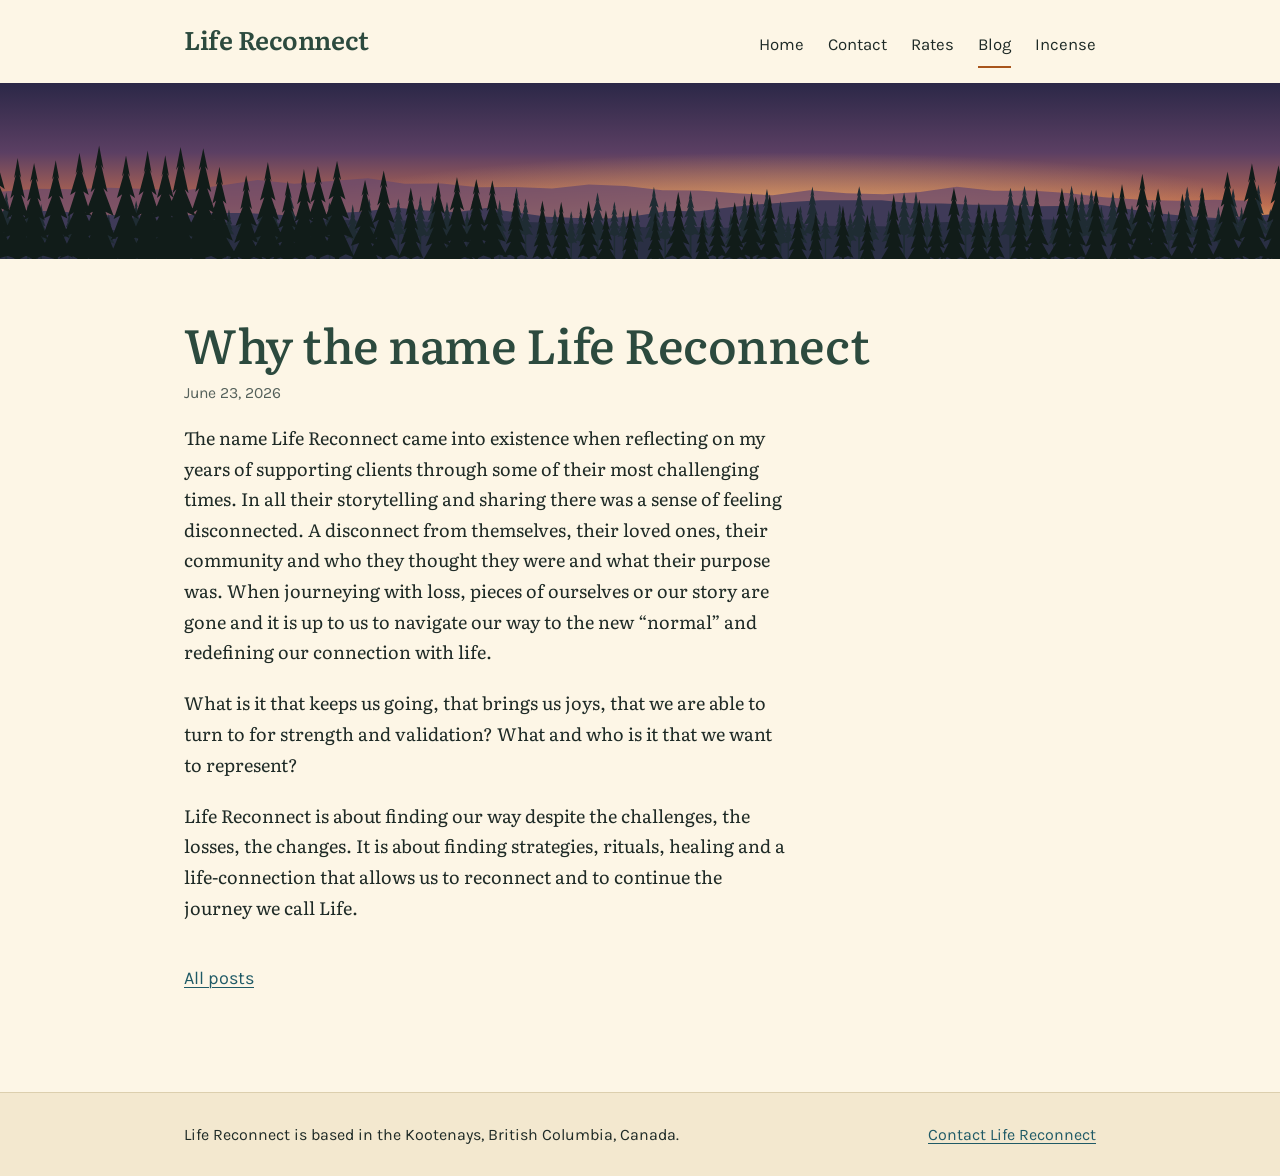
<file: 2026/06/23/why-the-name-life-reconnect/index.html>
<!doctype html>
<html lang="en-CA">
<head>
  <meta charset="utf-8">
  <meta name="viewport" content="width=device-width, initial-scale=1">
  <title>Why the name Life Reconnect – Life Reconnect</title>
  <meta name="description" content="The name Life Reconnect came into existence when reflecting on my years of supporting clients through some of their most challenging times. In all their storytelling and sharing there was a sense of feeling disconnected.">
  <link rel="canonical" href="https://lifereconnect.ca/2026/06/23/why-the-name-life-reconnect/">
  <meta name="theme-color" content="#fdf6e6">
  <meta property="og:site_name" content="Life Reconnect">
  <meta property="og:title" content="Why the name Life Reconnect">
  <meta property="og:description" content="The name Life Reconnect came into existence when reflecting on my years of supporting clients through some of their most challenging times. In all their storytelling and sharing there was a sense of feeling disconnected.">
  <meta property="og:type" content="website">
  <meta property="og:url" content="https://lifereconnect.ca/2026/06/23/why-the-name-life-reconnect/">
  <link rel="preload" href="../../../../assets/fonts/literata-latin-wght-normal.woff2" as="font" type="font/woff2" crossorigin>
  <link rel="stylesheet" href="../../../../assets/css/site.css">
</head>
<body>
  <a class="skip" href="#content">Skip to content</a>
  <header class="masthead">
    <div class="wrap masthead__inner">
      <a class="wordmark" href="../../../../">Life Reconnect</a>
      <nav aria-label="Main">
        <ul class="nav">
          <li><a href="../../../../">Home</a></li>
          <li><a href="../../../../contact/">Contact</a></li>
          <li><a href="../../../../rates/">Rates</a></li>
          <li><a href="../../../../blog/" aria-current="page">Blog</a></li>
          <li><a href="../../../../incense/">Incense</a></li>
        </ul>
      </nav>
    </div>
  </header>
  <div class="band" aria-hidden="true"></div>
  <main id="content" class="wrap main">
    <article class="post">
      <h1>Why the name Life Reconnect</h1>
      <p class="meta"><time datetime="2026-06-23">June 23, 2026</time></p>
      <div class="prose">
      <p>The name Life Reconnect came into existence when reflecting on my years of supporting clients through some of their most challenging times. In all their storytelling and sharing there was a sense of feeling disconnected. A disconnect from themselves, their loved ones, their community and who they thought they were and what their purpose was. When journeying with loss, pieces of ourselves or our story are gone and it is up to us to navigate our way to the new “normal” and redefining our connection with life.</p>
      <p>What is it that keeps us going, that brings us joys, that we are able to turn to for strength and validation? What and who is it that we want to represent?</p>
      <p>Life Reconnect is about finding our way despite the challenges, the losses, the changes. It is about finding strategies, rituals, healing and a life-connection that allows us to reconnect and to continue the journey we call Life.</p>
      </div>
    </article>
    <p class="back"><a href="../../../../blog/">All posts</a></p>
  </main>
  <footer class="footer">
    <div class="wrap footer__inner">
      <p>Life Reconnect is based in the Kootenays, British Columbia, Canada.</p>
      <p><a href="../../../../contact/">Contact Life Reconnect</a></p>
    </div>
  </footer>
</body>
</html>
</file>
<file: assets/css/site.css>
/* Life Reconnect — site styles */

@font-face {
  font-family: "Literata";
  src: url("../fonts/literata-latin-wght-normal.woff2") format("woff2");
  font-weight: 200 900;
  font-style: normal;
  font-display: swap;
}

@font-face {
  font-family: "Karla";
  src: url("../fonts/karla-latin-wght-normal.woff2") format("woff2");
  font-weight: 200 800;
  font-style: normal;
  font-display: swap;
}

:root {
  --paper: #fdf6e6;
  --paper-deep: #f3e8cf;
  --ink: #1e2a26;
  --spruce: #2c4a3e;
  --lake: #1f5a66;
  --ember: #a8551c;
  --rule: #dccfae;

  --serif: "Literata", Georgia, "Times New Roman", serif;
  --sans: "Karla", "Helvetica Neue", Arial, sans-serif;

  --measure: 38rem;
  --gutter: clamp(1rem, 4vw, 2.5rem);
}

*,
*::before,
*::after {
  box-sizing: border-box;
}

html {
  -webkit-text-size-adjust: 100%;
  text-size-adjust: 100%;
}

body {
  margin: 0;
  background: var(--paper);
  color: var(--ink);
  font-family: var(--serif);
  font-size: 1.125rem;
  line-height: 1.7;
}

.wrap {
  width: 100%;
  max-width: 62rem;
  margin-inline: auto;
  padding-inline: var(--gutter);
}

a {
  color: var(--lake);
  text-decoration-thickness: 1px;
  text-underline-offset: 0.18em;
}

a:hover {
  color: var(--ember);
}

:focus-visible {
  outline: 3px solid var(--ember);
  outline-offset: 3px;
  border-radius: 2px;
}

.skip {
  position: absolute;
  left: -100vw;
  top: 0.5rem;
  padding: 0.5rem 1rem;
  background: var(--spruce);
  color: var(--paper);
  font-family: var(--sans);
  z-index: 10;
}

.skip:focus {
  left: 0.5rem;
  color: var(--paper);
}

.visually-hidden {
  position: absolute;
  width: 1px;
  height: 1px;
  overflow: hidden;
  clip-path: inset(50%);
  white-space: nowrap;
}

/* Masthead */

.masthead__inner {
  display: flex;
  flex-wrap: wrap;
  align-items: baseline;
  justify-content: space-between;
  gap: 0.25rem 2rem;
  padding-block: 1.1rem 0.9rem;
}

.wordmark {
  font-size: 1.6rem;
  font-weight: 600;
  letter-spacing: -0.01em;
  color: var(--spruce);
  text-decoration: none;
}

.wordmark:hover {
  color: var(--spruce);
}

.nav {
  display: flex;
  flex-wrap: wrap;
  gap: 0.1rem 1.5rem;
  margin: 0;
  padding: 0;
  list-style: none;
  font-family: var(--sans);
  font-size: 1.05rem;
}

.nav a {
  display: inline-block;
  padding-block: 0.45rem;
  color: var(--ink);
  text-decoration: none;
  border-bottom: 2px solid transparent;
}

.nav a:hover {
  border-bottom-color: var(--rule);
  color: var(--ink);
}

.nav a[aria-current="page"] {
  border-bottom-color: var(--ember);
}

/* Header artwork */

.band {
  height: clamp(7rem, 18vw, 11rem);
  background: #262544 url("../img/dusk-treeline-strip.svg") center bottom / cover no-repeat;
}

.band--home {
  background-image: url("../img/dusk-treeline.svg");
  height: auto;
  min-height: clamp(20rem, 52vw, 30rem);
  padding-block: clamp(2rem, 6vw, 4rem) clamp(9rem, 24vw, 14rem);
}

.band__title {
  max-width: 17em;
  margin: 0;
  color: #fdf6e6;
  font-size: clamp(1.75rem, 1.1rem + 2.9vw, 3.1rem);
  font-weight: 400;
  line-height: 1.16;
  letter-spacing: -0.015em;
  text-wrap: balance;
}

/* Main */

.main {
  padding-block: clamp(2rem, 5vw, 3.5rem) clamp(3rem, 7vw, 5rem);
}

h1,
h2,
h3 {
  color: var(--spruce);
  font-weight: 500;
  line-height: 1.2;
  letter-spacing: -0.01em;
  text-wrap: balance;
}

.main h1 {
  margin: 0 0 1.25rem;
  font-size: clamp(2.1rem, 1.6rem + 2.2vw, 3rem);
}

.main h2 {
  margin: 0 0 1rem;
  font-size: 1.6rem;
}

.prose,
.post-index,
.recent,
.services {
  max-width: var(--measure);
}

.prose > :first-child {
  margin-top: 0;
}

.prose p,
.prose ul {
  margin-block: 0 1.15em;
}

.lead {
  font-size: 1.3rem;
  line-height: 1.55;
}

.meta {
  margin: 0 0 1rem;
  font-family: var(--sans);
  font-size: 0.98rem;
  color: #55615b;
}

/* Home */

.services,
.recent {
  margin-top: 2.75rem;
  padding-top: 2rem;
  border-top: 1px solid var(--rule);
}

.services__list {
  margin: 0 0 1.5rem;
  padding: 0;
  list-style: none;
  font-size: 1.3rem;
  line-height: 1.4;
  color: var(--spruce);
}

.services__list li {
  padding-block: 0.55rem;
  border-bottom: 1px solid var(--rule);
}

.services__list li:first-child {
  border-top: 1px solid var(--rule);
}

/* Posts */

.post-teaser {
  margin-bottom: 2rem;
}

.post-teaser__title {
  margin: 0 0 0.25rem;
  font-size: 1.45rem;
}

.post-teaser__title a {
  color: var(--spruce);
  text-decoration: none;
}

.post-teaser__title a:hover {
  color: var(--ember);
  text-decoration: underline;
  text-decoration-thickness: 1px;
}

.post-teaser .meta {
  margin-bottom: 0.5rem;
}

.post-teaser p:last-child {
  margin: 0;
}

.post h1 {
  margin-bottom: 0.5rem;
}

.back {
  margin-top: 2.5rem;
  font-family: var(--sans);
}

/* Rates */

.rates {
  max-width: var(--measure);
  margin: 0 0 2rem;
  border-top: 1px solid var(--rule);
}

.rates__row {
  display: flex;
  align-items: baseline;
  justify-content: space-between;
  gap: 1rem;
  padding-block: 0.9rem;
  border-bottom: 1px solid var(--rule);
  font-size: 1.35rem;
}

.rates dt {
  color: var(--spruce);
}

.rates dd {
  margin: 0;
  font-weight: 600;
  font-variant-numeric: tabular-nums;
}

/* Contact form */

.form {
  max-width: 32rem;
  margin-block: 1.5rem 2.5rem;
}

.field {
  margin-bottom: 1.15rem;
}

.field label {
  display: block;
  margin-bottom: 0.3rem;
  font-family: var(--sans);
  font-weight: 600;
}

.req {
  font-weight: 400;
  color: #55615b;
}

.field input,
.field textarea {
  display: block;
  width: 100%;
  padding: 0.7rem 0.8rem;
  border: 1px solid #8d937f;
  border-radius: 4px;
  background: #fffdf7;
  color: var(--ink);
  font: inherit;
  font-family: var(--sans);
}

.field textarea {
  resize: vertical;
}

.field--check input {
  max-width: 8rem;
}

.hint {
  margin: 0.4rem 0 0;
  font-family: var(--sans);
  font-size: 0.95rem;
  line-height: 1.45;
  color: #55615b;
}

/* Trap field for automated senders: kept out of sight and out of the tab order. */
.hp {
  position: absolute;
  left: -100vw;
  width: 1px;
  height: 1px;
  overflow: hidden;
}

.button {
  padding: 0.75rem 1.5rem;
  border: 0;
  border-radius: 4px;
  background: var(--spruce);
  color: var(--paper);
  font-family: var(--sans);
  font-size: 1.05rem;
  font-weight: 600;
  cursor: pointer;
}

.button:hover {
  background: #1d342b;
}

.button:disabled {
  opacity: 0.6;
  cursor: default;
}

.form-status {
  min-height: 1.7em;
  margin: 1rem 0 0;
  font-family: var(--sans);
}

.form-status--ok {
  color: var(--spruce);
  font-weight: 600;
}

.form-status--error {
  color: #8f2d1c;
  font-weight: 600;
}

/* Incense blends */

.blends {
  max-width: 54rem;
  margin: 2rem 0 0;
  padding: 0;
  list-style: none;
  counter-reset: blend;
  columns: 2 22rem;
  column-gap: 3rem;
}

.blends li {
  position: relative;
  break-inside: avoid;
  padding: 0.9rem 0 0.9rem 2.6rem;
  border-top: 1px solid var(--rule);
  counter-increment: blend;
}

.blends li::before {
  content: counter(blend);
  position: absolute;
  left: 0;
  top: 0.95rem;
  width: 2rem;
  font-family: var(--sans);
  font-variant-numeric: tabular-nums;
  color: var(--ember);
}

.blend__name {
  margin: 0 0 0.2rem;
  font-size: 1.2rem;
}

.blend__chakra {
  font-family: var(--sans);
  font-size: 0.95rem;
  font-weight: 400;
  letter-spacing: 0;
  color: #55615b;
}

.blends p {
  margin: 0;
  font-size: 1.02rem;
  line-height: 1.6;
}

/* Footer */

.footer {
  background: var(--paper-deep);
  border-top: 1px solid var(--rule);
  font-family: var(--sans);
  font-size: 1rem;
}

.footer__inner {
  display: flex;
  flex-wrap: wrap;
  justify-content: space-between;
  gap: 0.25rem 2rem;
  padding-block: 1.75rem;
}

.footer p {
  margin: 0;
}
</file>
